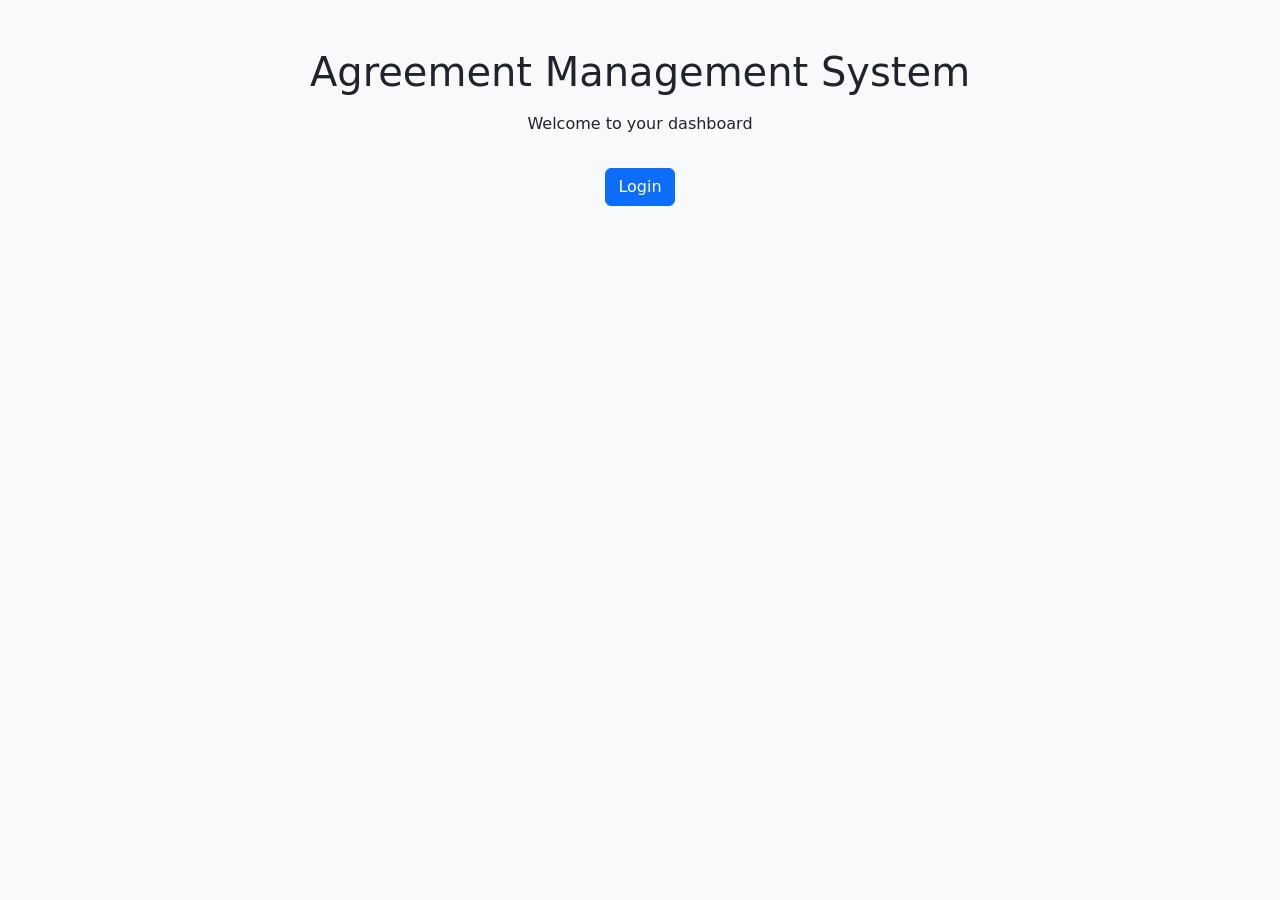
<file: index.html>
<!DOCTYPE html>
<html lang="en">

<head>
    <meta charset="UTF-8">
    <title>Agreement App</title>

    <link href="https://cdn.jsdelivr.net/npm/bootstrap@5.3.0/dist/css/bootstrap.min.css" rel="stylesheet">

    <script src="config.js"></script>
</head>

<body class="bg-light">

    <div class="container text-center mt-5">

        <h1>Agreement Management System</h1>

        <p class="mt-3">Welcome to your dashboard</p>

        <a href="login.html" class="btn btn-primary mt-3">
            Login
        </a>

    </div>

</body>
</html>
</file>
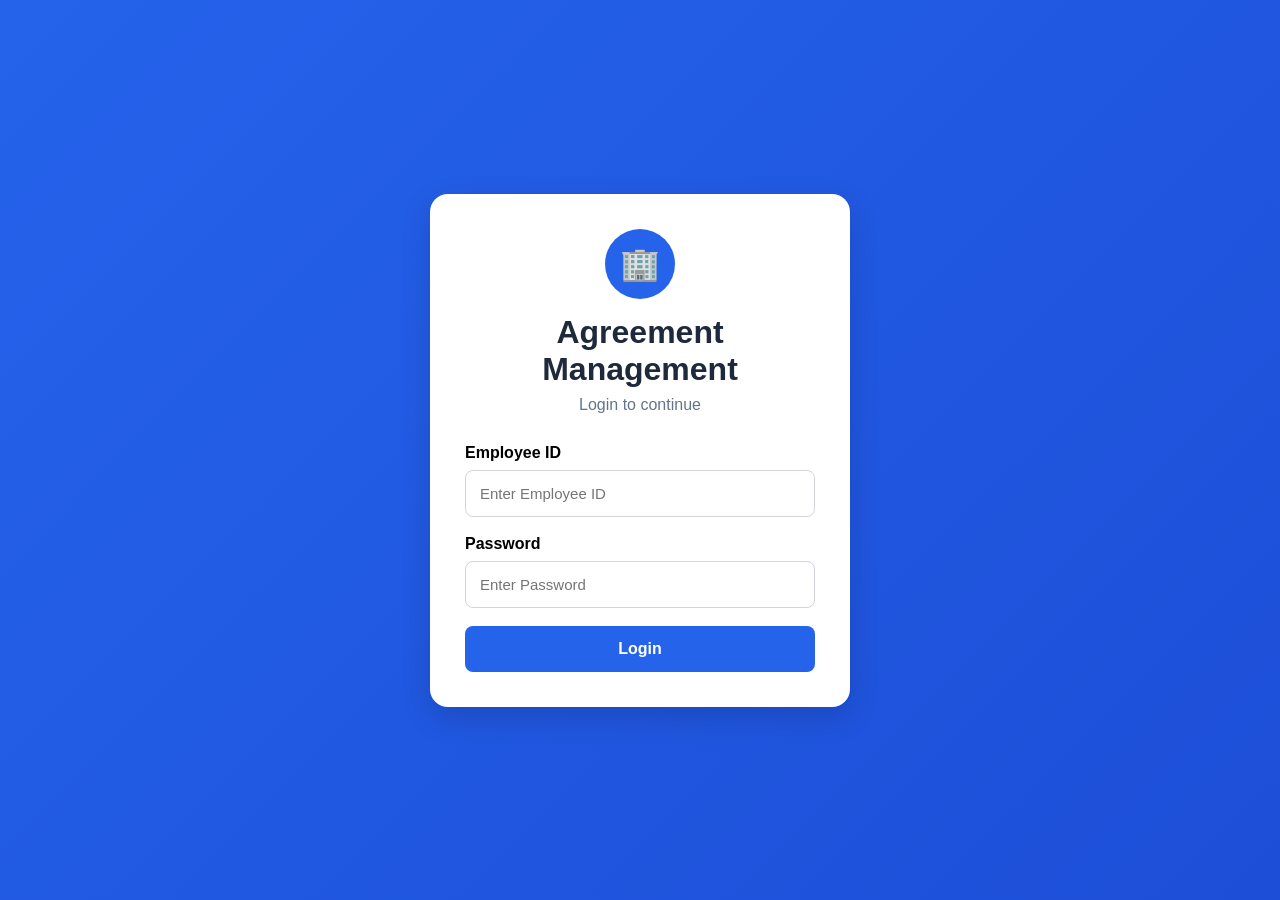
<file: add_agreement.html>
<!DOCTYPE html>
<html lang="en">

<head>
    <meta charset="UTF-8">
    <meta name="viewport"
          content="width=device-width, initial-scale=1.0">

    <title>Add Agreement</title>

    <link rel="stylesheet" href="add_agreement.css">
</head>

<body>
    <header class="header">
        <button
            class="back-btn"
            onclick="history.back()">

            ←

        </button>

        <h2>Add Agreement</h2>

    </header>

    <form
        id="agreementForm"
        class="container">

        <!-- Property -->

        <div class="card">

            <h3>🏢 Property Information</h3>
            <br>
            <input
                type="text"
                id="building_name"
                placeholder="Building Name"
                required>

            <input
                type="text"
                id="token_no"
                placeholder="Token Number">

            <input
                type="text"
                id="agent_name"
                placeholder="Agent Name">

        </div>

        <!-- Payment -->

        <div class="card">

            <h3>💰 Payment Information</h3>
            <br>
            <input
                type="number"
                id="total_pay"
                placeholder="Total Amount">

            <input
                type="number"
                id="received"
                placeholder="Received Amount">

        </div>

        <!-- Contact -->

        <div class="card">

            <h3>📞 Contact Information</h3>
            <br>
             <input
                type="text"
                id="owner_name"
                placeholder="Owner Name">
            <input
                type="text"
                id="owner_contact"
                placeholder="Owner Contact">
            <input
                type="text"
                id="tenant_name"
                placeholder="Tenant Name">
            <input
                type="text"
                id="tenant_no"
                placeholder="Tenant Number">

        </div>

        <!-- Status -->

        <div class="card">

            <h3>📋 Agreement Status</h3>
            <br>
            <select id="status">

                <option value="Pending">
                    Pending
                </option>

                <option value="Registered">
                    Registered
                </option>

                <option value="Cancel">
                    Cancel
                </option>

            </select>

            <input
                type="date"
                id="renewal_date">

        </div>

        <!-- Remarks -->

        <div class="card">

            <h3>📝 Remarks</h3>
            <br>
            <textarea
                id="remarks"
                rows="4"
                placeholder="Enter notes">
            </textarea>

        </div>

        <button
            type="submit"
            class="save-btn">

            Save Agreement

        </button>

    </form>
    <script src="config.js"></script>
    <script src="add_agreement.js"></script>
<div id="messageBox" class="message-box"></div>
</body>
<nav class="bottom-nav">

        <a href="dashboard.html" id="nav-home">🏠</a>
        <a href="agreements.html" id="nav-agreements">📋</a>
        <!-- <a href="#" onclick="goToRenewals()"> 🔔 </a> -->
         
        <a href="profile.html" id="nav-profile"> 👤 </a>
    </nav>
</html>
</file>
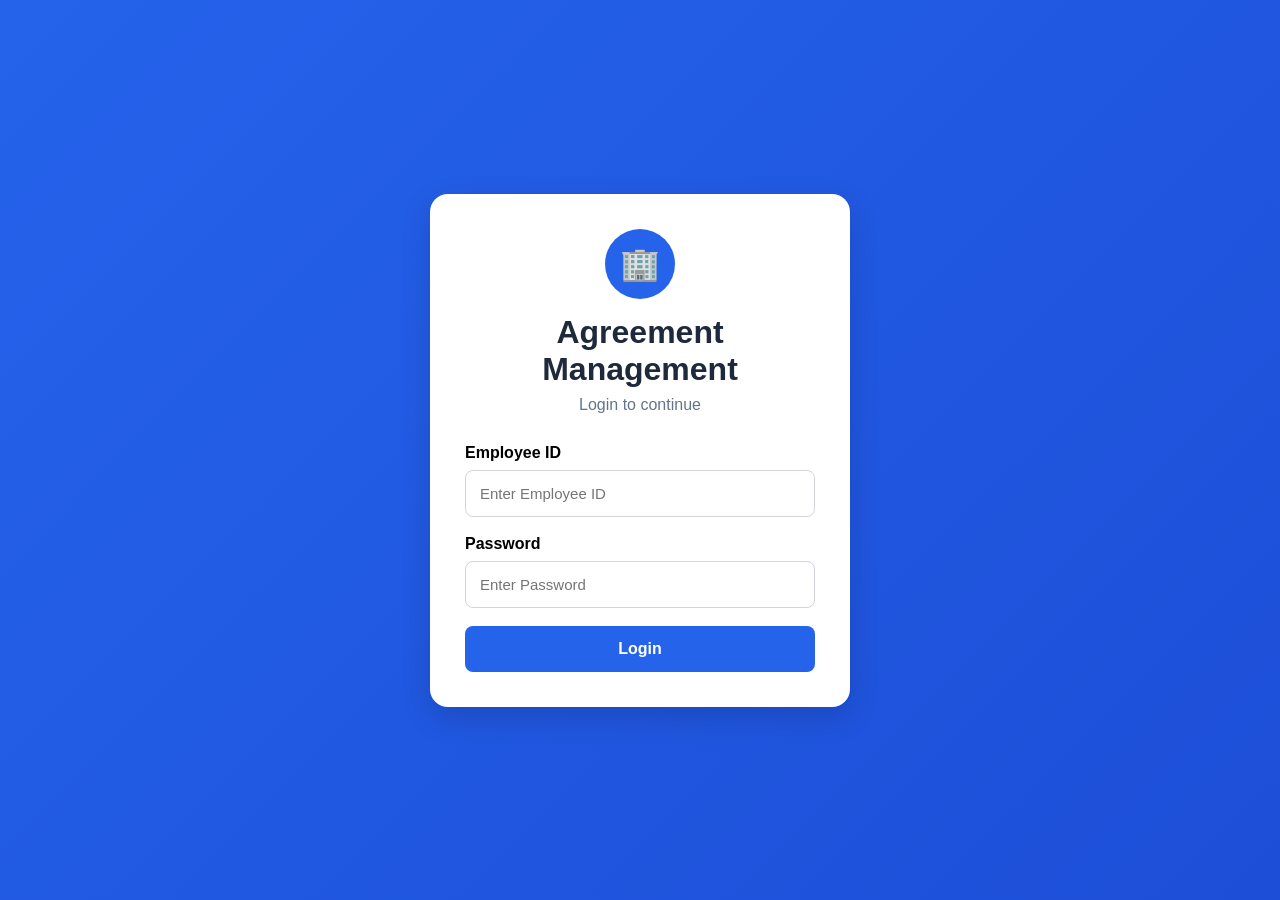
<file: agreement_details.html>
<!DOCTYPE html>
<html>

<head>

    <meta charset="UTF-8">

    <meta
        name="viewport"
        content="width=device-width, initial-scale=1.0">

    <title>Agreement Details</title>

    <link rel="stylesheet"
          href="agreement_details.css">

</head>

<body>

    <header class="header">

        <button onclick="history.back()">
            ←
        </button>

        <h2>Agreement Details</h2>
        
    </header>

    <div
        class="container"
        id="details">

        Loading...

    </div>
    
    <script src="config.js"></script>
    <script src="agreement_details.js"></script>

</body>

</html>
</file>
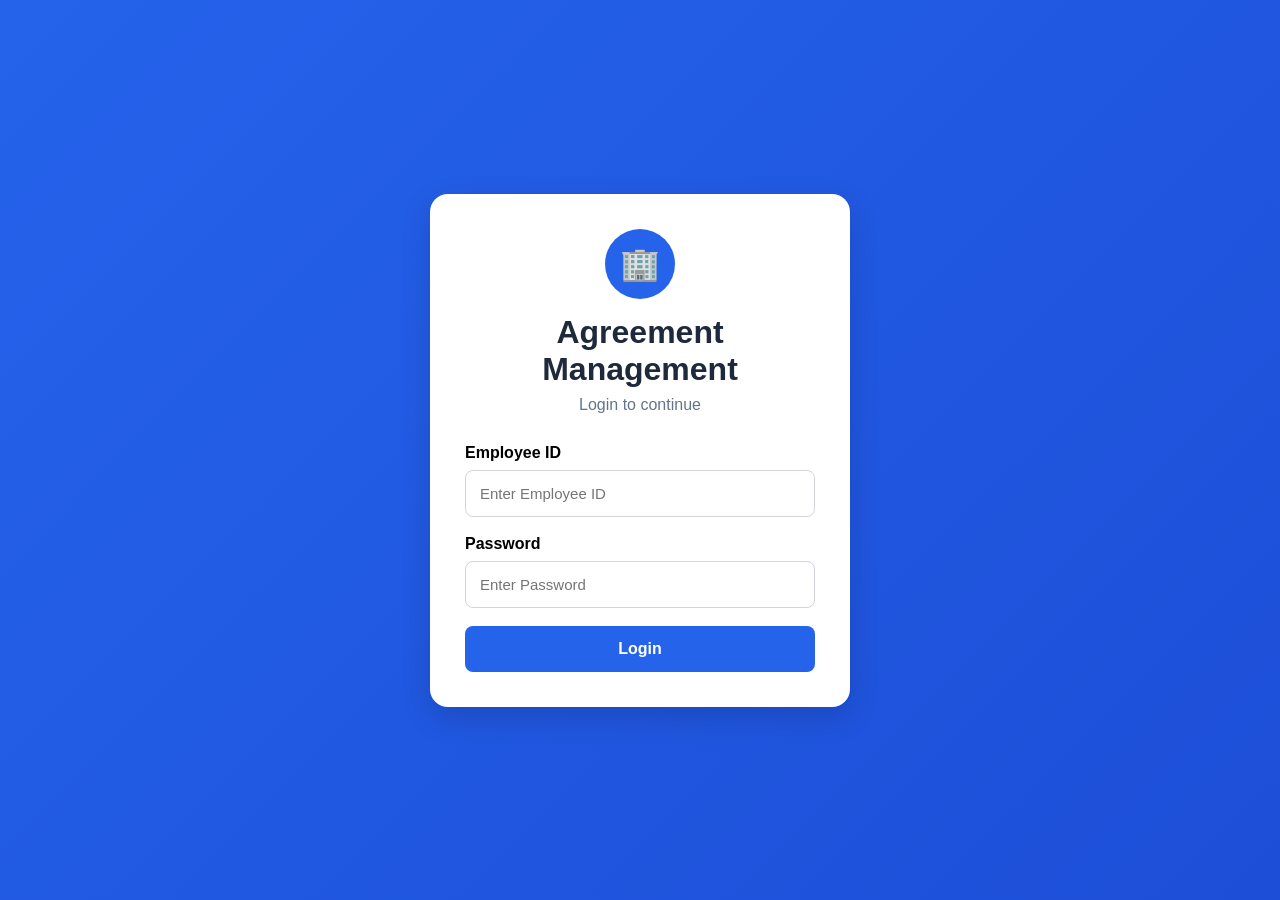
<file: agreements.html>
<!DOCTYPE html>
<html lang="en">

<head>
    <meta charset="UTF-8">
    <meta name="viewport"
          content="width=device-width, initial-scale=1.0">

    <title>Agreements</title>

    <link rel="stylesheet" href="agreements.css">
</head>
 
<body>

    <header class="header">

        <button onclick="history.back()">
            ←
        </button>

        <h2>Agreements</h2>

    </header>

    <div class="container">

        <input
            id="searchBox"
            type="text"
            placeholder="Search by Building / Token"
            class="search-box">

        <div id="agreementList">

        </div>

       

    </div>
<div id="deleteModal" class="modal">

    <div class="modal-content">

        <h3>Delete Agreement</h3>

        <p>
            Are you sure you want to delete this agreement?
        </p>

        <div class="modal-buttons">

            <button
                class="cancel-btn"
                onclick="closeDeleteModal()">
                Cancel
            </button>

            <button
                class="confirm-delete-btn"
                onclick="confirmDelete()">
                Delete
            </button>

        </div>

    </div>

</div>

<div id="messageBox" class="message-box"></div>
<script src="config.js"></script>
<script src="agreements.js"></script>
</body>

    <button
        class="floating-btn"
        onclick="location.href='add_agreement.html'">

        +

    </button>
<nav class="bottom-nav">

        <a href="dashboard.html" id="nav-home">🏠</a>
        <a href="agreements.html" id="nav-agreements">📋</a>
        <!-- <a href="#" onclick="goToRenewals()"> 🔔 </a> -->
        <a href="profile.html" id="nav-profile"> 👤 </a>

    </nav>

    </nav></html>
</file>
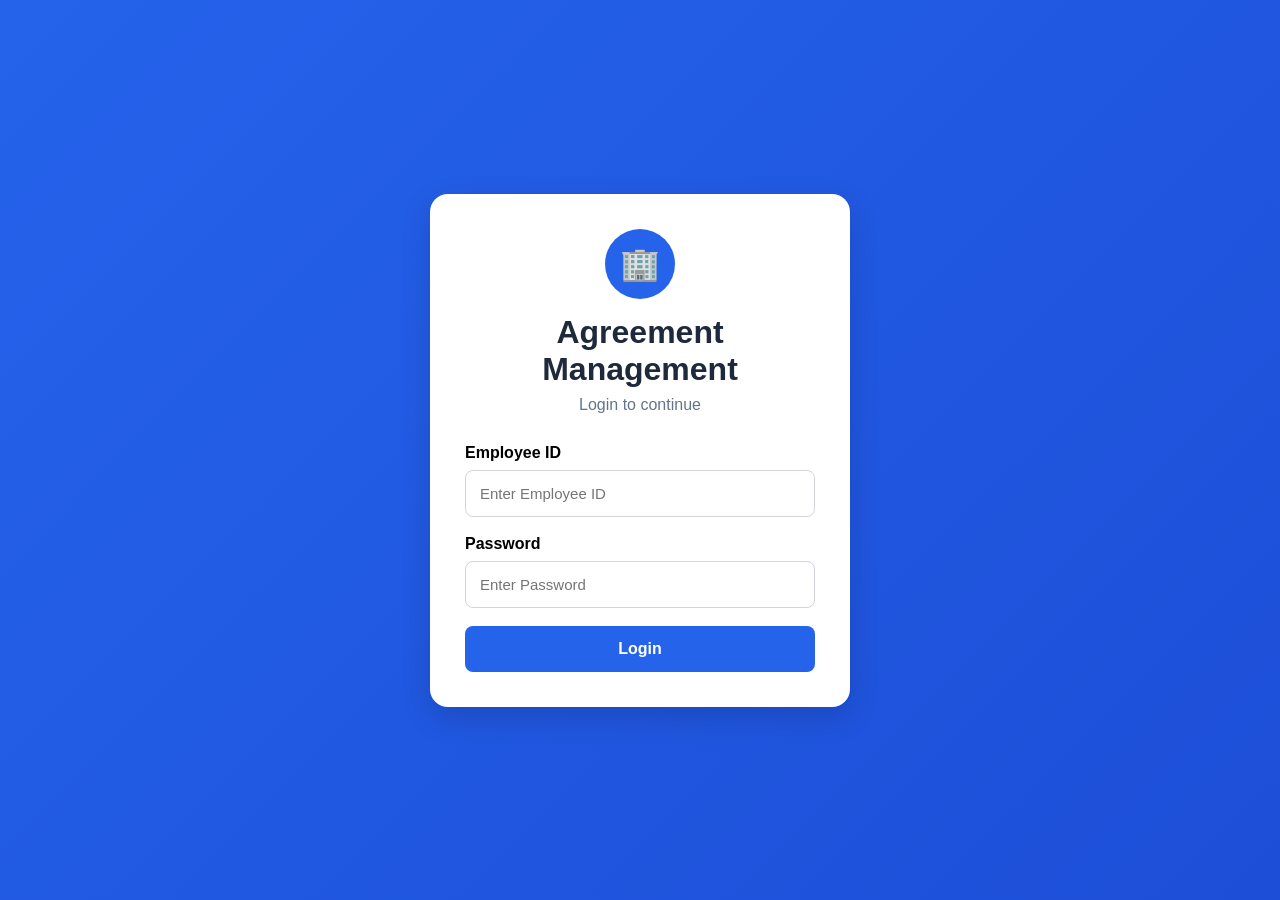
<file: dashboard.html>
<!DOCTYPE html>
<html lang="en">

<head>
    <meta charset="UTF-8">
    <meta name="viewport"
          content="width=device-width, initial-scale=1.0">

    <title>Dashboard</title>

    <link rel="stylesheet" href="dashboard.css">
</head>

<body>

    <header class="header">

        <div>
            <h2>🏢 Agreement Management</h2>
            <p>
                Welcome,
                <span id="username"></span>
            </p>
        </div>

    </header>

    <main class="container">

        <!-- Summary -->

       <section
    class="summary-card"
    onclick="openAgreements('all')">

    <h3>Total Agreements</h3>

    <div
        class="summary-value"
        id="totalAgreements">
        0
    </div>

</section>

<section class="stats-grid">

    <div
        class="stat-card"
        onclick="openAgreements('Pending')">

        <h4>Pending</h4>
        <span id="pendingCount">0</span>

    </div>

    <div
        class="stat-card"
        onclick="openAgreements('Registered')">

        <h4>Registered</h4>
        <span id="registeredCount">0</span>

    </div>

    <div
        class="stat-card"
        onclick="openAgreements('Cancelled')">

        <h4>Cancelled</h4>
        <span id="cancelledCount">0</span>

    </div>

    <div
        class="stat-card"
        onclick="openRenewals()">

        <h4>Renewals</h4>
        <span id="renewalCount">0</span>

    </div>

</section>
        <!-- Quick Actions -->

        <section class="section">

            <h3>Quick Actions</h3>

            <div class="action-grid">

                <button onclick="location.href='add_agreement.html'">
                    ➕ Add Agreement
                </button>

                <button onclick="location.href='search.html'">
                    🔍 Search
                </button>
                <button onclick="location.href='agreements.html'">
                    📋 Agreements
                </button>

            </div>

        </section>

        <!-- Activity -->

        <section class="section">

            <h3>Recent Activity</h3>

            <div id="activityList"></div>

        </section>

        <!-- Renewals -->

        <section class="section"
        id="renewalSection">

            <h3>Upcoming Renewals</h3>
             <div id="renewalList"></div>

            <div class="renewal-card">
        </section>

    </main>

    <!-- Floating Button -->

    <button
        class="floating-btn"
        onclick="location.href='add_agreement.html'">

        +

    </button>

    <!-- Bottom Navigation -->

    <nav class="bottom-nav">

        <a href="dashboard.html" id="nav-home">🏠</a>
        <a href="agreements.html" id="nav-agreements">📋</a>
        <!-- <a href="#" onclick="goToRenewals()"> 🔔 </a> -->
        <a href="profile.html" id="nav-profile"> 👤 </a>

    </nav>

    <script>

        const username =
            localStorage.getItem("name");

        if (!username) {
            window.location.href =
                "login.html";
        }

        document.getElementById("username")
            .innerText = username;

    </script>
<script>

async function loadDashboard(){

    const response =
        await fetch(
            `${CONFIG.BASE_URL}/dashboard_stats`,
        );

    const data =
        await response.json();

    document.getElementById(
        "totalAgreements"
    ).innerText = data.total;

    document.getElementById(
        "pendingCount"
    ).innerText = data.pending;

    document.getElementById(
        "registeredCount"
    ).innerText = data.registered;

    document.getElementById(
        "cancelledCount"
    ).innerText = data.cancelled;

    document.getElementById(
        "renewalCount"
    ).innerText = data.renewals;
}

loadDashboard();

</script>

<script>

async function loadRenewals() {

    const response =
        await fetch(
            `${CONFIG.BASE_URL}/upcoming_renewals`,
            
        );

    const data =
        await response.json();

    const container =
        document.getElementById(
            "renewalList"
        );

    container.innerHTML = "";

    if(data.length === 0){

        container.innerHTML =
            "<p>No upcoming renewals</p>";

        return;
    }

    data.forEach(item => {

        container.innerHTML += `
            <div class="renewal-card">

                <div>
                    <strong>
                        ${item.building_name}
                    </strong>

                    <p>
                        ${item.renewal_date}
                    </p>
                </div>

            </div>
        `;
    });
}

loadRenewals();

</script>
<script src="config.js"></script>
<script src="dashboard.js"></script>
<script>
document
    .getElementById("nav-home")
    ?.classList.add("active");
</script>
<script>
document
    .getElementById("nav-agreements")
    ?.classList.add("active");
</script>

</body>

</html>
</file>
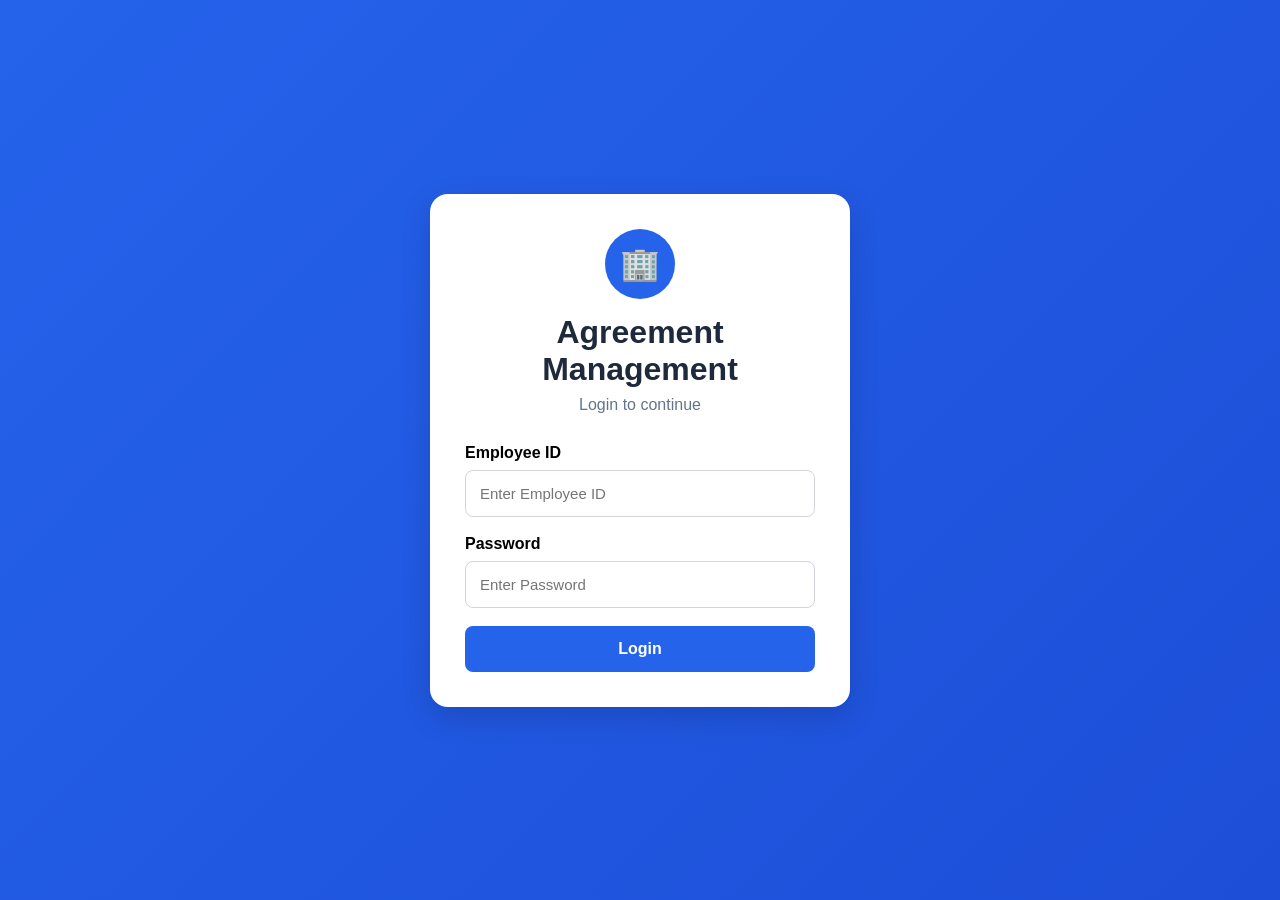
<file: edit_agreement.html>
<!DOCTYPE html>
<html lang="en">

<head>
    <meta charset="UTF-8">
    <meta name="viewport"
          content="width=device-width, initial-scale=1.0">

    <title>Edit Agreement</title>
    

    <link rel="stylesheet" href="add_agreement.css">
</head>

<body>

    <header class="header">

        <button
            class="back-btn"
            onclick="history.back()">

            ←

        </button>

        <h2>Edit Agreement</h2>

    </header>

    <form
        id="agreementForm"
        class="container">

        <!-- Property -->

        <div class="card">

            <div class="card">

    <div class="card-header">

        <h3>🏢 Property Information</h3>

        <button
            type="button"
            class="close-btn"
            onclick="window.location.href='agreements.html'">
            ✕
        </button>

    </div>
            <input
                type="text"
                id="building_name"
                placeholder="Building Name"
                required>

            <input
                type="text"
                id="token_no"
                placeholder="Token Number">

            <input
                type="text"
                id="agent_name"
                placeholder="Agent Name">

        </div>

        <!-- Payment -->

        <div class="card">

            <h3>💰 Payment Information</h3>

            <input
                type="number"
                id="total_pay"
                placeholder="Total Amount">

            <input
                type="number"
                id="received"
                placeholder="Received Amount">

        </div>

        <!-- Contact -->

        <div class="card">

            <h3>📞 Contact Information</h3>
            <input
                type="text"
                id="owner_name"
                placeholder="Owner Name">

            <input
                type="text"
                id="owner_contact"
                placeholder="Owner Contact">

            <input
                type="text"
                id="tenant_name"
                placeholder="Tenant Name">

            <input
                type="text"
                id="tenant_no"
                placeholder="Tenant Number">

        </div>

        <!-- Status -->

        <div class="card">

            <h3>📋 Agreement Status</h3>

            <select id="status">

                <option value="Pending">
                    Pending
                </option>

                <option value="Registered">
                    Registered
                </option>

                <option value="Cancel">
                    Cancel
                </option>

            </select>

            <input
                type="date"
                id="renewal_date">

        </div>

        <!-- Remarks -->

        <div class="card">

            <h3>📝 Remarks</h3>

            <textarea
                id="remarks"
                rows="4"
                placeholder="Enter notes">
            </textarea>

        </div>

        <!-- <button
            type="submit"
            class="save-btn">

            Save Agreement

        </button> -->

        <button type="submit"
        class="save-btn">
    Update Agreement
</button>

    </form>
    <script src="config.js"></script>
    <script src="edit_agreement.js"></script>
<div id="messageBox" class="message-box"></div>
</body>
<nav class="bottom-nav">

        <a href="dashboard.html" id="nav-home">🏠</a>
        <a href="agreements.html" id="nav-agreements">📋</a>
        <!-- <a href="#" onclick="goToRenewals()"> 🔔 </a> -->
        <a href="profile.html" id="nav-profile"> 👤 </a>

    </nav>
</html>
</file>
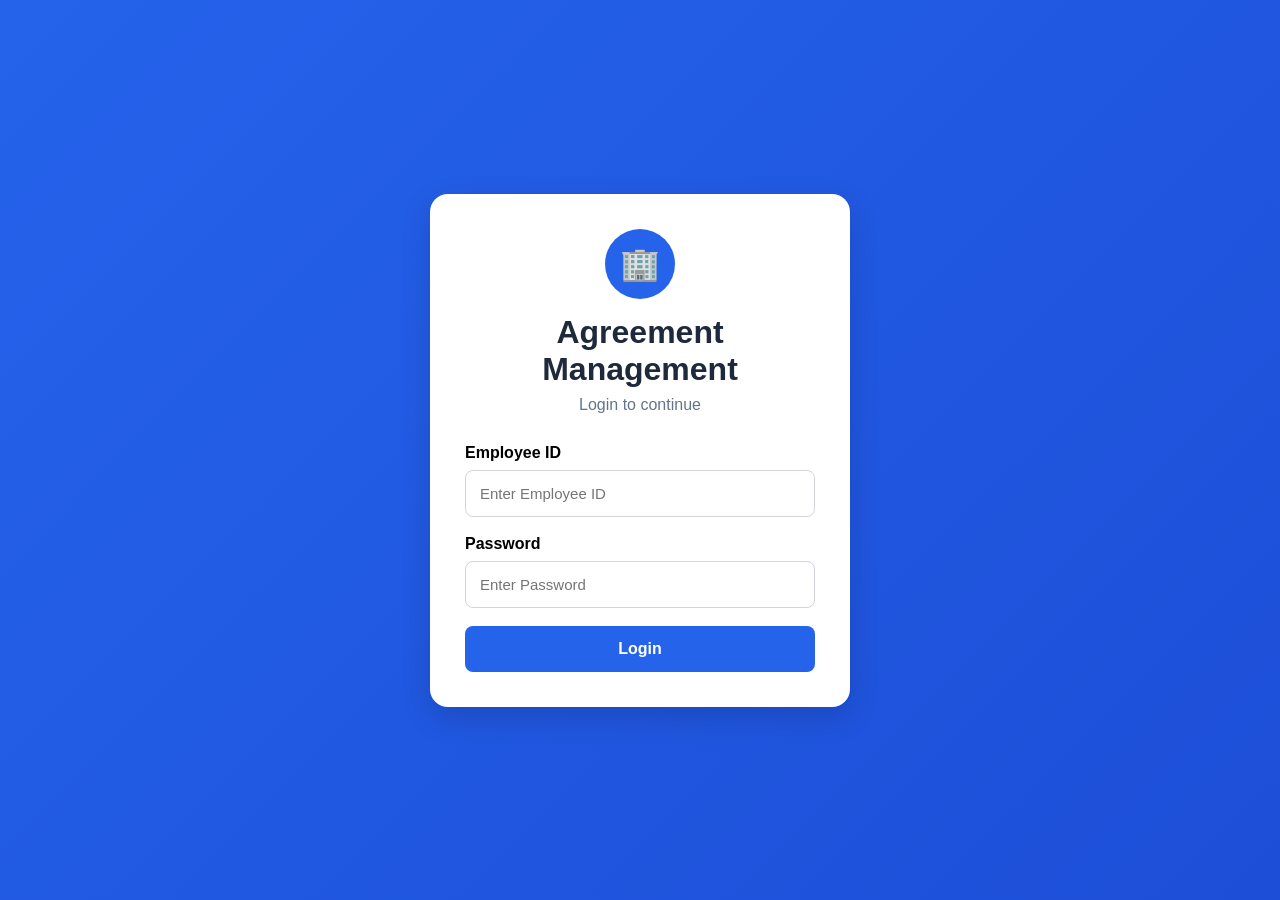
<file: login.html>
<!DOCTYPE html>
<html lang="en">

<head>
    <meta charset="UTF-8">
    <meta name="viewport" content="width=device-width, initial-scale=1.0">
    <title>Agreement Management</title>

    <link rel="stylesheet" href="style.css">
</head>

<body>

    <div class="login-wrapper">

        <div class="login-card">

            <div class="login-header">

                <div class="logo-circle">
                    🏢
                </div>

                <h1>Agreement Management</h1>
                <p>Login to continue</p>

            </div>

            <form id="loginForm">

                <div class="form-group">
                    <label>Employee ID</label>
                    <input
                        type="text"
                        id="emp_id"
                        placeholder="Enter Employee ID"
                        required>
                </div>

                <div class="form-group">
                    <label>Password</label>
                    <input
                        type="password"
                        id="password"
                        placeholder="Enter Password"
                        required>
                </div>

                <button type="submit">
                    Login
                </button>
                <div id="message"></div>

            </form>

        </div>

    </div>
    <script src="config.js"></script>
    <script src="login.js"></script>

</body>

</html>
</file>
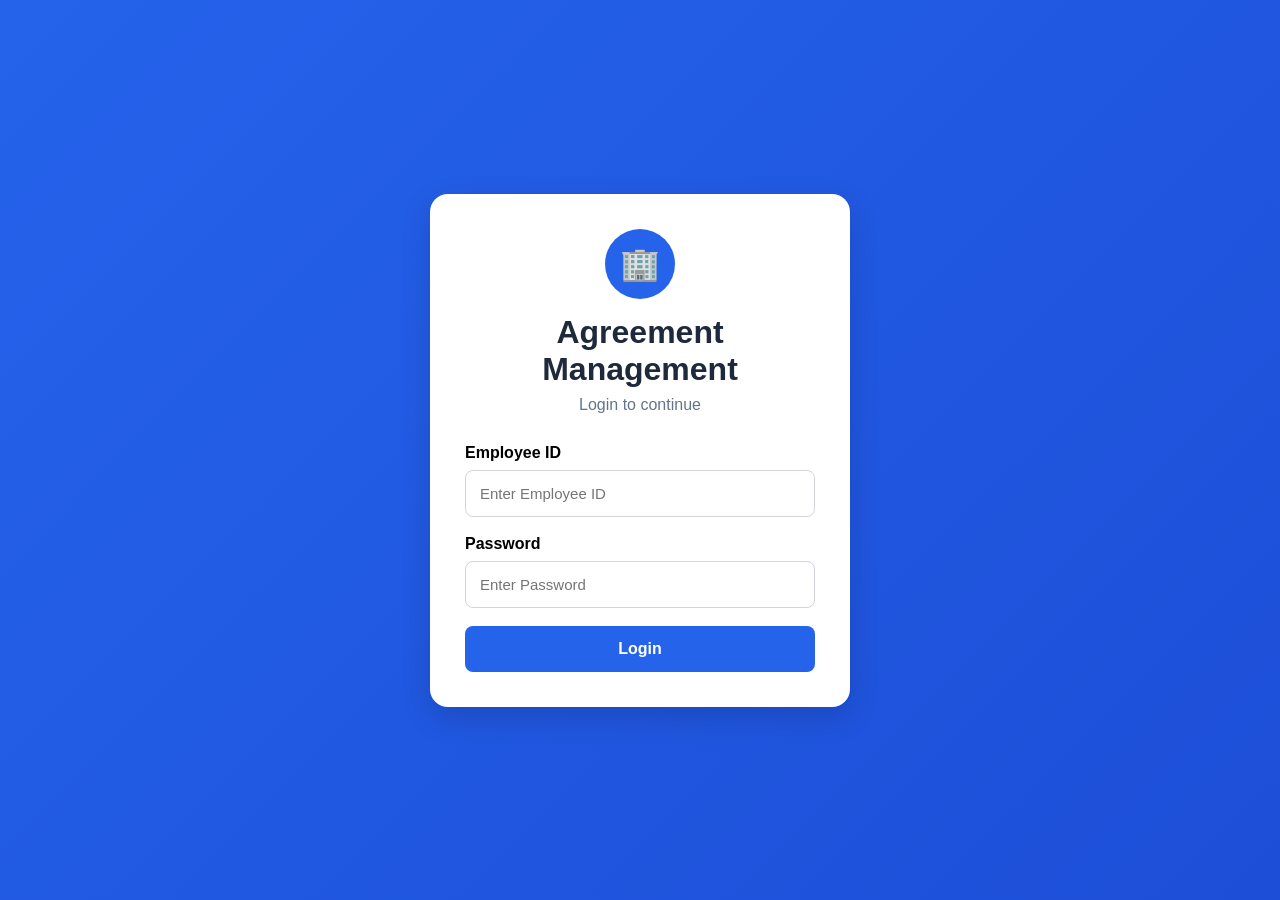
<file: profile.html>
<!DOCTYPE html>
<html>

<head>
<meta charset="UTF-8">
<meta name="viewport"
      content="width=device-width, initial-scale=1.0">

<title>Profile</title>

<link rel="stylesheet"
      href="dashboard.css">

<style>

.profile-card{
    background:white;
    margin:15px;
    padding:15px;
    border-radius:12px;
    box-shadow:0 2px 8px rgba(0,0,0,.1);
}

.profile-card h3{
    margin-bottom:15px;
}

.profile-row{
    margin-bottom:10px;
}

.report-btn{
    width:100%;
    margin:5px 0;
    padding:12px;
    border:none;
    border-radius:8px;
    background:#2563eb;
    color:white;
}

.logout-btn{
    width:100%;
    padding:12px;
    border:none;
    border-radius:8px;
    background:#dc2626;
    color:white;
}
.activity-card{

    background:#fff;

    border-radius:12px;

    padding:12px;

    margin-bottom:10px;

    box-shadow:0 2px 8px rgba(0,0,0,.08);
}

.activity-top{

    display:flex;

    gap:12px;

    align-items:flex-start;
}

.activity-icon{

    font-size:24px;

    min-width:40px;
}

.activity-content{

    flex:1;
}

.activity-description{

    font-weight:600;

    margin-bottom:5px;
}

.activity-user{

    font-size:13px;

    color:#666;

    margin-bottom:3px;
}

.activity-time{

    font-size:12px;

    color:#999;
}



.modal{

    display:none;

    position:fixed;

    top:0;
    left:0;

    width:100%;
    height:100%;

    background:rgba(0,0,0,.5);

    justify-content:center;

    align-items:center;

    z-index:999;
}
.modal-content {

    background: white;

    width: 90%;

    max-width: 500px;

    max-height: 80vh;

    overflow-y: auto;

    border-radius: 16px;

    padding: 20px;

    box-shadow: 0 10px 30px rgba(0,0,0,.2);

    animation: modalShow .2s ease;
}

@keyframes modalShow {

    from {
        transform: scale(.95);
        opacity: 0;
    }

    to {
        transform: scale(1);
        opacity: 1;
    }
}
.modal-header{

    display:flex;

    justify-content:space-between;

    align-items:center;

    margin-bottom:15px;

    padding-bottom:10px;

    border-bottom:1px solid #eee;
}

.modal-header h3{

    margin:0;
}

.close{

    font-size:28px;

    cursor:pointer;

    color:#666;
}

.profile-item{

    background:#f8fafc;

    padding:12px;

    border-radius:10px;

    margin-bottom:10px;
}

.profile-item strong{

    display:block;

    margin-bottom:5px;
}

@keyframes slideUp{

    from{
        transform:translateY(100%);
    }

    to{
        transform:translateY(0);
    }
}

@keyframes fadeIn{

    from{
        opacity:0;
    }

    to{
        opacity:1;
    }
}



.activity-card{

    background:#f8fafc;

    padding:12px;

    border-radius:12px;

    margin-bottom:10px;
}

.activity-top{

    display:flex;

    gap:12px;

    align-items:flex-start;
}

.activity-icon{

    font-size:22px;
}

.menu-item{

    background:white;

    margin:12px;

    padding:16px;

    border-radius:14px;

    display:flex;

    justify-content:space-between;

    align-items:center;

    box-shadow:
        0 2px 8px rgba(0,0,0,.08);

    cursor:pointer;

    transition:.2s;
}

.menu-item:hover{

    transform:translateY(-2px);
}

.menu-item span:first-child{

    font-size:15px;

    font-weight:600;
}

.logout{

    color:#dc2626;
}

.export-btn{

    width:100%;

    padding:14px;

    margin-top:10px;

    border:none;

    border-radius:12px;

    background:#2563eb;

    color:white;

    font-size:15px;

    font-weight:600;

    cursor:pointer;

    transition:.2s;
}

.export-btn:hover{

    opacity:.9;
}
</style>

</head>

<body>

<header class="header">

    <div>
        <h2>👤 Profile</h2>
    </div>

</header>

<main class="container">
<div class="profile-menu">

    <div class="menu-item"
         onclick="openUserModal()">

        <span>👤 User Information</span>
        <span>›</span>

    </div>

    <div class="menu-item"
         onclick="openStatsModal()">

        <span>📊 Statistics</span>
        <span>›</span>

    </div>

    <div class="menu-item"
         onclick="openRenewalModal()">

        <span>🔔 Upcoming Renewals</span>
        <span>›</span>

    </div>

    <div class="menu-item"
         onclick="openActivityModal()">

        <span>📋 Recent Activities</span>
        <span>›</span>

    </div>

    <div class="menu-item"
         onclick="openReportModal()">

        <span>📥 Export Reports</span>
        <span>›</span>

    </div>

    <div class="menu-item logout"
         onclick="logout()">

        <span>🚪 Logout</span>

    </div>

</div>
</main>

<nav class="bottom-nav">

        <a href="dashboard.html" id="nav-home">🏠</a>
        <a href="agreements.html" id="nav-agreements">📋</a>
        <!-- <a href="#" onclick="goToRenewals()"> 🔔 </a> -->
        <a href="profile.html" id="nav-profile"> 👤 </a>

    </nav>
<script src="config.js"></script>
<script src="profile.js"></script>

<div id="modal"
     class="modal">

    <div class="modal-content">

        <div class="modal-header">

            <h3 id="modalTitle"></h3>

            <span class="close"
                  onclick="closeModal()">

                ×

            </span>

        </div>

        <div id="modalBody"></div>

    </div>

</div>
</body>

</html>
</file>
<file: add_agreement.css>
*{
    margin:0;
    padding:0;
    box-sizing:border-box;
}

body{
    background:#f4f7fb;
    font-family:Arial,sans-serif;
    color:#333;
}

.header{
    background:#2563eb;
    color:white;

    padding:16px;

    display:flex;
    align-items:center;
    gap:15px;

    position:sticky;
    top:0;
}

.back-btn{
    border:none;
    background:none;
    color:white;
    font-size:24px;
    cursor:pointer;
}

.container{
    padding:15px;
}

.card{
    background:white;
    padding:15px;
    border-radius:12px;
    margin-bottom:15px;

    box-shadow:
        0 2px 10px
        rgba(0,0,0,.08);
}

.card h3{
    color:#2563eb;
}

input,
select,
textarea{

    width:100%;

    padding:12px;

    margin-bottom:12px;

    border:1px solid #dbe2ea;

    border-radius:8px;

    font-size:14px;
}

textarea{
    resize:none;
}

.save-btn{

    width:100%;

    background:#2563eb;

    color:white;

    border:none;

    padding:15px;

    border-radius:10px;

    font-size:16px;

    margin-bottom:20px;
}

@media(min-width:768px){

    .container{
        max-width:800px;
        margin:auto;
    }

}
.message-box{
    position: fixed;

    top: 50%;
    left: 50%;

    transform: translate(-50%, -50%);

    background: white;
    color: #333;

    padding: 15px 25px;

    border-radius: 10px;

    box-shadow: 0 4px 15px rgba(0,0,0,0.2);

    display: none;

    z-index: 9999;
}

.message-box.show{
    display: block;
}

.message-box.success{
    border-left: 5px solid #22c55e;
}

.message-box.error{
    border-left: 5px solid #ef4444;
}



.close-btn{
    width:32px;
    height:32px;

    border:none;
    border-radius:50%;

    background:#f1f5f9;

    color:#64748b;

    font-size:18px;
    font-weight:bold;

    cursor:pointer;

    display:flex;
    align-items:center;
    justify-content:center;

    transition:all .2s ease;
}

.close-btn:hover{
    background:#fee2e2;
    color:#ef4444;
}


.card-header{
    display:flex;
    justify-content:space-between;
    align-items:center;
    margin-bottom:15px;
}

.card-header h3{
    margin:0;
    color:#2563eb;
}

.bottom-nav{
    position: fixed;
    bottom: 0;
    left: 0;
    width: 100%;
    height: 60px;
    background: #fff;
    border-top: 1px solid #ddd;
    display: flex;
    justify-content: space-around;
    align-items: center;
    z-index: 1000;
}

.bottom-nav a{
    text-decoration: none;
    font-size: 24px;
    color: #555;
    transition: 0.3s;
}

.bottom-nav a:hover{
    transform: scale(1.1);
}

.bottom-nav .active{
    color: #2563eb;
    font-weight: bold;
}

body{
    padding-bottom: 80px;
}

html,
body{
    overflow-x: hidden;
}
</file>
<file: agreement_details.css>
body{
    margin:0;
    background:#f4f7fb;
    font-family:Arial,sans-serif;
}

.header{
    background:#2563eb;
    color:white;
    padding:15px;

    display:flex;
    gap:15px;
    align-items:center;
}

.header button{
    border:none;
    background:none;
    color:white;
    font-size:22px;
}

.container{
    padding:15px;
}

.card{
    background:white;

    padding:20px;

    border-radius:12px;

    box-shadow:
    0 2px 10px
    rgba(0,0,0,.08);
}

.card p{
    margin:12px 0;
}




.payment-summary{
    display:grid;
    grid-template-columns:repeat(3,1fr);
    gap:10px;
    margin:15px 0;
}

.payment-summary div{
    background:#f8fafc;
    padding:12px;
    border-radius:10px;
    text-align:center;
}

.payment-summary label{
    display:block;
    font-size:12px;
    color:#64748b;
}

.payment-summary span{
    font-size:16px;
    font-weight:bold;
}

.remaining{
    color:#ef4444;
}

.received{
    color:#22c55e;
}


.message-box.success{
    background:#22c55e;
}

.message-box.error{
    background:#ef4444;
}




.hero-card{
    background:white;
    padding:20px;
    border-radius:14px;
    margin-bottom:15px;
    box-shadow:0 2px 10px rgba(0,0,0,.08);
}

.hero-top{
    display:flex;
    justify-content:space-between;
    align-items:flex-start;
}

.action-icons{
    display:flex;
    gap:10px;
}

.action-icons button{
    width:40px;
    height:40px;

    border:none;
    border-radius:50%;

    cursor:pointer;

    background:#f1f5f9;

    font-size:18px;
}

.action-icons button:hover{
    transform:scale(1.05);
}

.status-badge{
    display:inline-block;

    margin-top:8px;

    background:#dbeafe;
    color:#2563eb;

    padding:6px 12px;

    border-radius:20px;
}

.payment-grid{
    display:grid;
    grid-template-columns:repeat(3,1fr);
    gap:12px;

    margin-bottom:15px;
}

.payment-card{
    background:white;

    padding:15px;

    text-align:center;

    border-radius:12px;

    box-shadow:0 2px 8px rgba(0,0,0,.08);
}

.two-column{
    display:grid;
    grid-template-columns:1fr 1fr;
    gap:15px;

    margin-bottom:15px;
}

.info-card{
    background:white;

    padding:15px;

    border-radius:12px;

    box-shadow:0 2px 8px rgba(0,0,0,.08);
}

.info-card h3{
    color:#2563eb;
    margin-bottom:15px;
}

.info-row{
    display:flex;
    justify-content:space-between;

    margin-bottom:10px;
}

.remarks{
    line-height:1.6;
}

.received{
    color:#22c55e;
}

.remaining{
    color:#ef4444;
}

@media(max-width:768px){

    .payment-grid{
        grid-template-columns:1fr;
    }

    .two-column{
        grid-template-columns:1fr;
    }
}


.bottom-nav{
    position: fixed;
    bottom: 0;
    left: 0;
    width: 100%;
    display: flex;
    justify-content: space-around;
    background: white;
    border-top: 1px solid #ddd;
    padding: 10px 0;
}

.bottom-nav a{
    text-decoration: none;
    font-size: 24px;
    color: #888;
    transition: 0.3s;
}

.bottom-nav a:hover{
    transform: scale(1.1);
}

.bottom-nav a.active{
    color: #2563eb;
}

.bottom-nav .active{
    color: #2563eb;
    font-weight: bold;
}

body{
    padding-bottom: 80px;
}
</file>
<file: agreements.css>
body{
    margin:0;
    background:#f4f7fb;
    font-family:Arial,sans-serif;
}

.header{
    background:#2563eb;
    color:white;
    padding:15px;

    display:flex;
    align-items:center;
    gap:15px;
}

.header button{
    border:none;
    background:none;
    color:white;
    font-size:22px;
}

.container{
    padding:15px;
}

.search-box{
    width:100%;
    padding:12px;
    border:1px solid #ddd;
    border-radius:8px;
    margin-bottom:15px;
}

.agreement-card{

    background:white;

    padding:15px;

    border-radius:12px;

    margin-bottom:12px;

    box-shadow:0 2px 8px rgba(0,0,0,.08);
}

.agreement-card h3{
    margin-top:0;
}

.agreement-card button{

    margin-top:10px;

    width:100%;

    border:none;

    background:#2563eb;

    color:white;

    padding:10px;

    border-radius:8px;
}





.action-buttons{
    display:flex;
    gap:8px;
    margin-top:12px;
}

.action-buttons button{
    flex:1;
    border:none;
    padding:10px;
    border-radius:8px;
    cursor:pointer;
    color:white;
}

.view-btn{
    background:#2563eb;
}

.edit-btn{
    background:#f59e0b;
}

.delete-btn{
    background:#ef4444;
}





.modal{
    display:none;
    position:fixed;
    inset:0;

    background:rgba(0,0,0,.5);

    justify-content:center;
    align-items:center;

    z-index:9999;
}

.modal-content{
    background:white;
    width:90%;
    max-width:350px;

    padding:20px;

    border-radius:12px;

    text-align:center;
}

.modal-buttons{
    display:flex;
    gap:10px;
    margin-top:20px;
}

.modal-buttons button{
    flex:1;
    padding:12px;
    border:none;
    border-radius:8px;
    cursor:pointer;
}

.cancel-btn{
    background:#e2e8f0;
}

.confirm-delete-btn{
    background:#ef4444;
    color:white;
}


.message-box{
    position:fixed;

    top:20px;
    left:50%;

    transform:translate(-50%);

    background:white;
    color:#333;

    padding:15px 25px;

    border-radius:10px;

    box-shadow:0 4px 15px rgba(0,0,0,.2);

    display:none;

    z-index:10000;

    font-weight:600;
}

.message-box.show{
    display:block;
}

.message-box.success{
    border-left:5px solid #22c55e;
}

.message-box.error{
    border-left:5px solid #ef4444;
}


#agreementList{
    display:grid;
    grid-template-columns:repeat(2,1fr);
    gap:12px;
}

@media(max-width:768px){

    #agreementList{
        grid-template-columns:1fr;
    }

}


.card-header{
    display:flex;
    justify-content:space-between;
    align-items:flex-start;
    margin-bottom:10px;
}

.card-actions{
    display:flex;
    gap:5px;
}

.icon-btn{
    width:32px;
    height:32px;

    border:none;
    border-radius:50%;

    background:#f1f5f9;

    cursor:pointer;
}

.icon-btn.delete{
    background:#fee2e2;
}

.view-btn{
    width:100%;
    margin-top:10px;
}

.bottom-nav{
    position: fixed;
    bottom: 0;
    left: 0;
    width: 100%;
    display: flex;
    justify-content: space-around;
    background: white;
    border-top: 1px solid #ddd;
    padding: 10px 0;
}

.bottom-nav a{
    text-decoration: none;
    font-size: 24px;
    color: #888;
    transition: 0.3s;
}

.bottom-nav a:hover{
    transform: scale(1.1);
}

.bottom-nav a.active{
    color: #2563eb;
}

.bottom-nav .active{
    color: #2563eb;
    font-weight: bold;
}

body{
    padding-bottom: 80px;
}
html,
body{
    overflow-x: hidden;
}   

.floating-btn{
    position:fixed;
    right:20px;
    bottom:80px;

    width:60px;
    height:60px;

    border:none;
    border-radius:50%;

    background:#2563eb;
    color:white;

    font-size:28px;
    cursor:pointer;

    box-shadow:0 4px 12px rgba(0,0,0,.2);
}
</file>
<file: dashboard.css>
*{
    margin:0;
    padding:0;
    box-sizing:border-box;
}

body{
    font-family:Arial,sans-serif;
    background:#f4f7fb;
    color:#333;
    padding-bottom:80px;
}

.header{
    background:#2563eb;
    color:#fff;
    padding:20px;
}

.header p{
    margin-top:5px;
    opacity:.9;
}

.container{
    padding:15px;
}

.summary-card{
    background:#fff;
    padding:20px;
    border-radius:12px;
    margin-bottom:15px;
    box-shadow:0 2px 10px rgba(0,0,0,.08);
}

.summary-value{
    font-size:32px;
    font-weight:bold;
    color:#2563eb;
    margin-top:10px;
}

.stats-grid{
    display:grid;
    grid-template-columns:1fr 1fr;
    gap:12px;
    margin-bottom:15px;
}

.stat-card{
    background:#fff;
    padding:15px;
    border-radius:12px;
    text-align:center;
    box-shadow:0 2px 10px rgba(0,0,0,.08);
}

.stat-card span{
    display:block;
    margin-top:10px;
    font-size:24px;
    font-weight:bold;
    color:#2563eb;
}

.section{
    background:#fff;
    padding:15px;
    border-radius:12px;
    margin-bottom:15px;
    box-shadow:0 2px 10px rgba(0,0,0,.08);
}

.section h3{
    margin-bottom:15px;
}

.action-grid{
    display:grid;
    gap:10px;
}

.action-grid button{
    border:none;
    background:#2563eb;
    color:#fff;
    padding:12px;
    border-radius:8px;
    cursor:pointer;
}

.activity-card,
.renewal-card{
    padding:12px;
    border:1px solid #e5e7eb;
    border-radius:10px;
    margin-bottom:10px;
}

.activity-card small,
.renewal-card p{
    display:block;
    margin-top:5px;
    color:#64748b;
}

.floating-btn{
    position:fixed;
    right:20px;
    bottom:80px;

    width:60px;
    height:60px;

    border:none;
    border-radius:50%;

    background:#2563eb;
    color:white;

    font-size:28px;
    cursor:pointer;

    box-shadow:0 4px 12px rgba(0,0,0,.2);
}

.bottom-nav{
    position:fixed;
    bottom:0;
    left:0;
    width:100%;

    background:white;

    display:flex;
    justify-content:space-around;

    padding:12px 0;

    box-shadow:0 -2px 10px rgba(0,0,0,.08);
}

.bottom-nav a{
    text-decoration:none;
    font-size:24px;
}

@media(min-width:768px){

    .container{
        max-width:1200px;
        margin:auto;
    }

    .stats-grid{
        grid-template-columns:
        repeat(4,1fr);
    }

    .action-grid{
        grid-template-columns:
        repeat(3,1fr);
    }
}



.activity-card{

    background:#fff;

    border-radius:12px;

    padding:15px;

    margin-bottom:12px;

    box-shadow:
        0 2px 10px rgba(0,0,0,.08);
}

.activity-top{

    display:flex;

    gap:12px;

    align-items:flex-start;
}

.activity-icon{

    width:42px;
    height:42px;

    border-radius:50%;

    background:#f1f5f9;

    display:flex;

    align-items:center;
    justify-content:center;

    font-size:20px;

    flex-shrink:0;
}

.activity-content{
    flex:1;
}

.activity-description{

    font-weight:600;

    color:#1e293b;

    margin-bottom:6px;
}

.activity-user{

    font-size:13px;

    color:#475569;

    margin-bottom:4px;
}

.activity-time{

    font-size:12px;

    color:#94a3b8;
}

.bottom-nav{
    position: fixed;
    bottom: 0;
    left: 0;
    width: 100%;
    display: flex;
    justify-content: space-around;
    background: white;
    border-top: 1px solid #ddd;
    padding: 10px 0;
}

.bottom-nav a{
    text-decoration: none;
    font-size: 24px;
    color: #888;
    transition: 0.3s;
}

.bottom-nav a:hover{
    transform: scale(1.1);
}

.bottom-nav a.active{
    color: #2563eb;
}

html{
    scroll-behavior: smooth;
}
.bottom-nav .active{
    color: #2563eb;
    font-weight: bold;
}

body{
    padding-bottom: 80px;
}
html,
body{
    overflow-x: hidden;
}   


.menu-item{

    background:#fff;

    padding:16px;

    margin:10px;

    border-radius:12px;

    display:flex;

    justify-content:space-between;

    align-items:center;

    cursor:pointer;

    box-shadow:0 2px 6px rgba(0,0,0,.08);
}

.logout{

    color:red;
}

.modal{

    display:none;

    position:fixed;

    top:0;
    left:0;

    width:100%;
    height:100%;

    background:rgba(0,0,0,.5);

    z-index:999;
}

.modal-content{

    background:#fff;

    width:90%;

    max-width:500px;

    margin:50px auto;

    border-radius:12px;

    padding:20px;

    max-height:80vh;

    overflow:auto;
}

.modal-header{

    display:flex;

    justify-content:space-between;

    margin-bottom:15px;
}

.close{

    cursor:pointer;

    font-size:25px;
}


.clickable-card{

    display:flex;

    justify-content:space-between;

    align-items:center;

    cursor:pointer;

    transition:.2s;
}

.clickable-card:hover{

    background:#f8fafc;
}

.arrow{

    font-size:22px;

    color:#94a3b8;
}

.summary-card,
.stat-card{
    cursor:pointer;
    transition:0.3s;
}

.summary-card:hover,
.stat-card:hover{
    transform:translateY(-3px);
    box-shadow:0 4px 12px rgba(0,0,0,0.15);
}
</file>
<file: style.css>
*{
    margin:0;
    padding:0;
    box-sizing:border-box;
}

body{
    font-family:Arial, Helvetica, sans-serif;
}

.login-wrapper{
    min-height:100vh;

    display:flex;
    justify-content:center;
    align-items:center;

    padding:20px;

    background:linear-gradient(
        135deg,
        #2563eb,
        #1d4ed8
    );
}

.login-card{
    width:100%;
    max-width:420px;

    background:#ffffff;

    padding:35px;

    border-radius:18px;

    box-shadow:
        0 10px 30px rgba(0,0,0,0.15);
}

.login-header{
    text-align:center;
    margin-bottom:30px;
}

.logo-circle{
    width:70px;
    height:70px;

    margin:auto;
    margin-bottom:15px;

    border-radius:50%;

    background:#2563eb;
    color:white;

    display:flex;
    justify-content:center;
    align-items:center;

    font-size:32px;
}

.login-header h1{
    color:#1e293b;
    margin-bottom:8px;
}

.login-header p{
    color:#64748b;
}

.form-group{
    margin-bottom:18px;
}

.form-group label{
    display:block;
    margin-bottom:8px;
    font-weight:600;
}

.form-group input{
    width:100%;

    padding:14px;

    border:1px solid #d1d5db;
    border-radius:8px;

    font-size:15px;
}

.form-group input:focus{
    outline:none;
    border-color:#2563eb;
}

button{
    width:100%;

    padding:14px;

    border:none;
    border-radius:8px;

    background:#2563eb;
    color:white;

    font-size:16px;
    font-weight:bold;

    cursor:pointer;
}

button:hover{
    background:#1d4ed8;
}

@media(max-width:600px){

    .login-card{
        padding:25px;
    }

    .login-header h1{
        font-size:22px;
    }

    .logo-circle{
        width:60px;
        height:60px;
        font-size:28px;
    }
}


.form-container{
    max-width:600px;
    margin:auto;
    padding:20px;
}

.form-container h2{
    margin-bottom:20px;
}

.form-container input,
.form-container select,
.form-container textarea{

    width:100%;
    padding:12px;
    margin-bottom:15px;

    border:1px solid #ddd;
    border-radius:8px;
}

.form-container button{

    width:100%;
    padding:14px;

    border:none;

    background:#2563eb;
    color:white;

    border-radius:8px;
}
</file>
